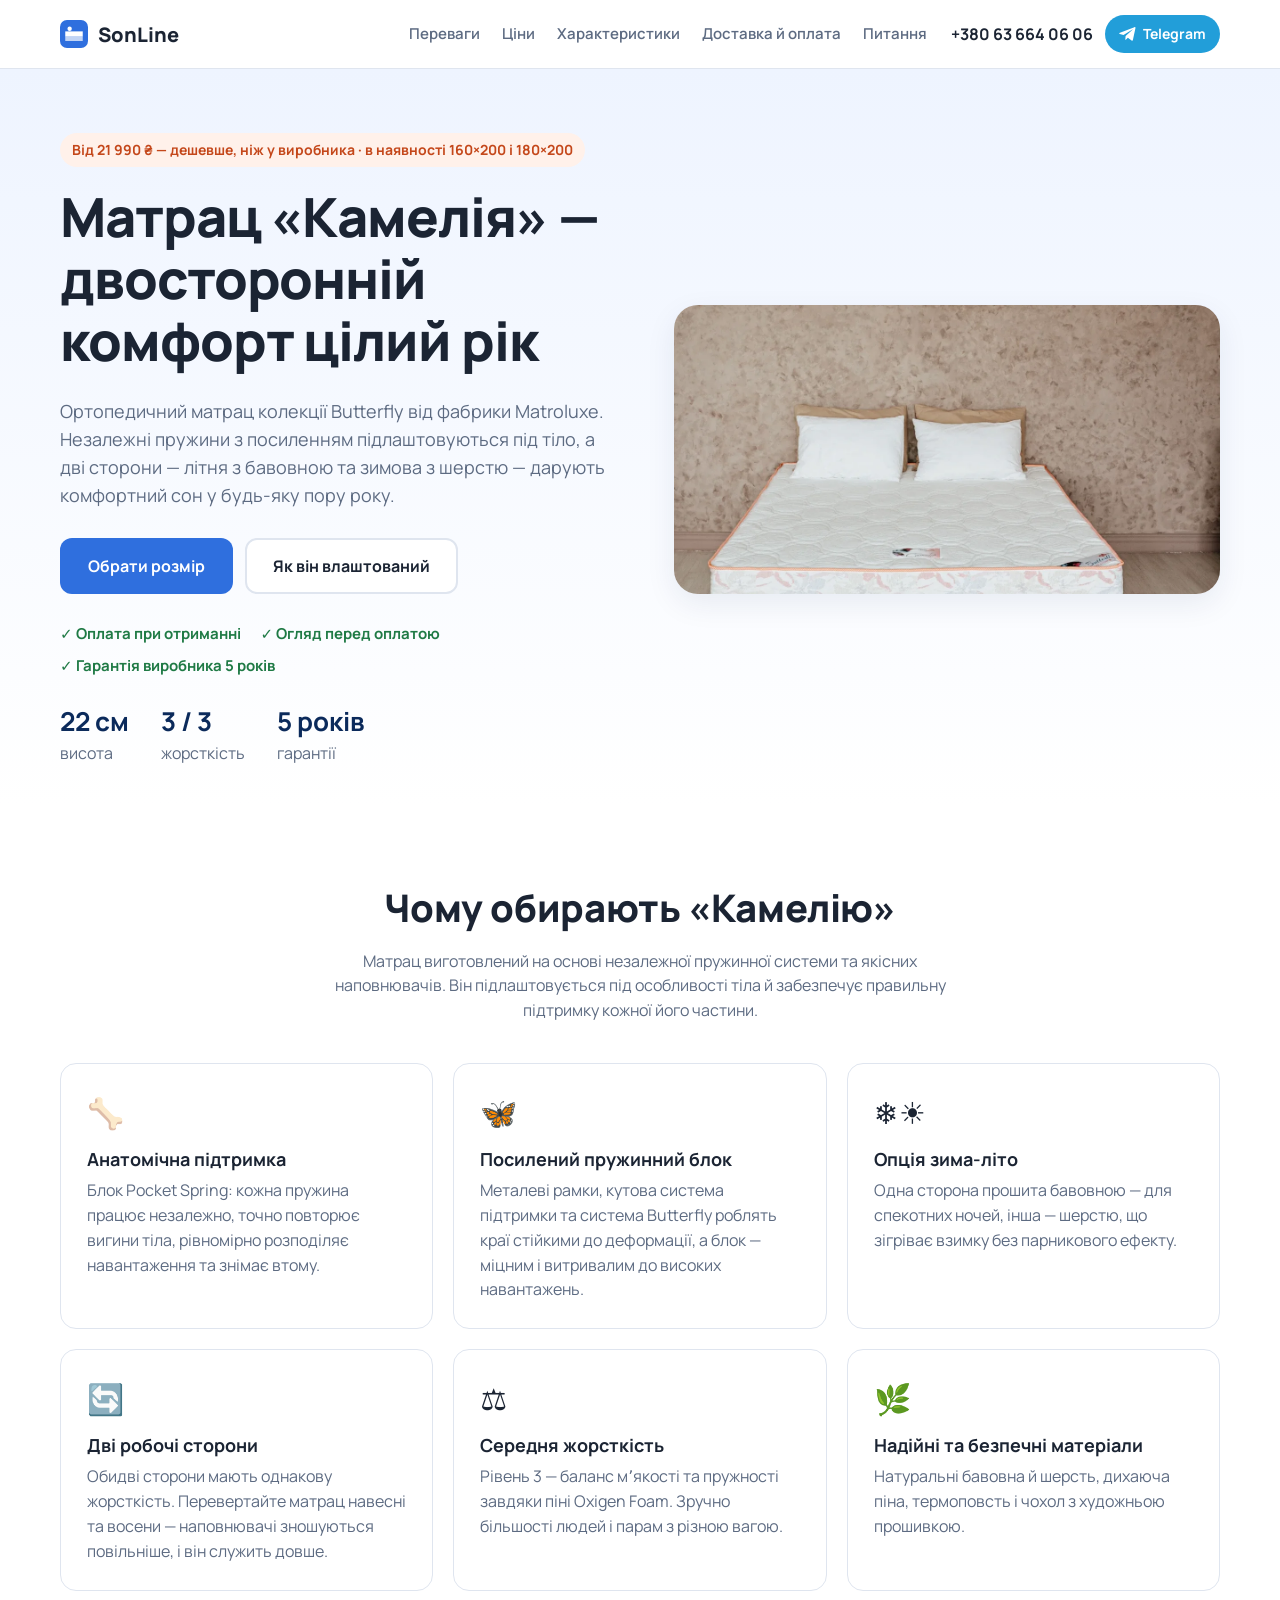
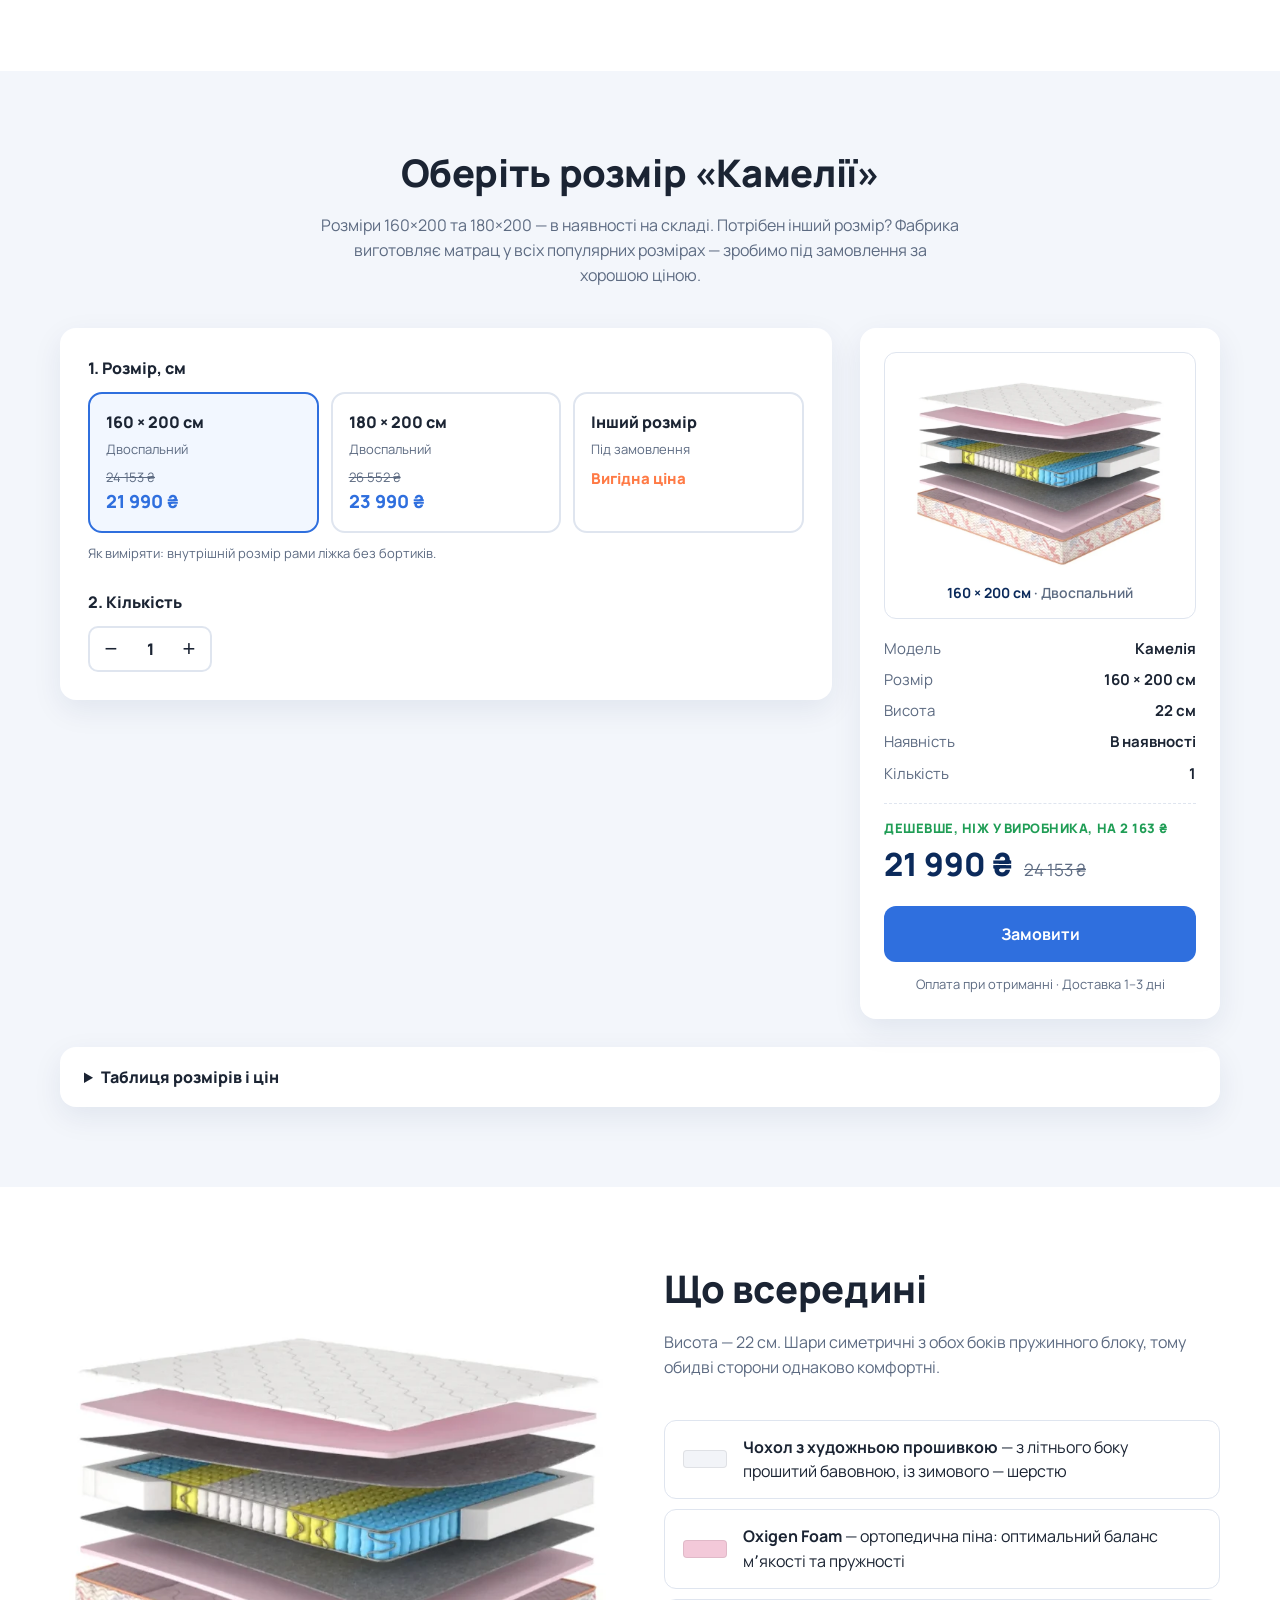
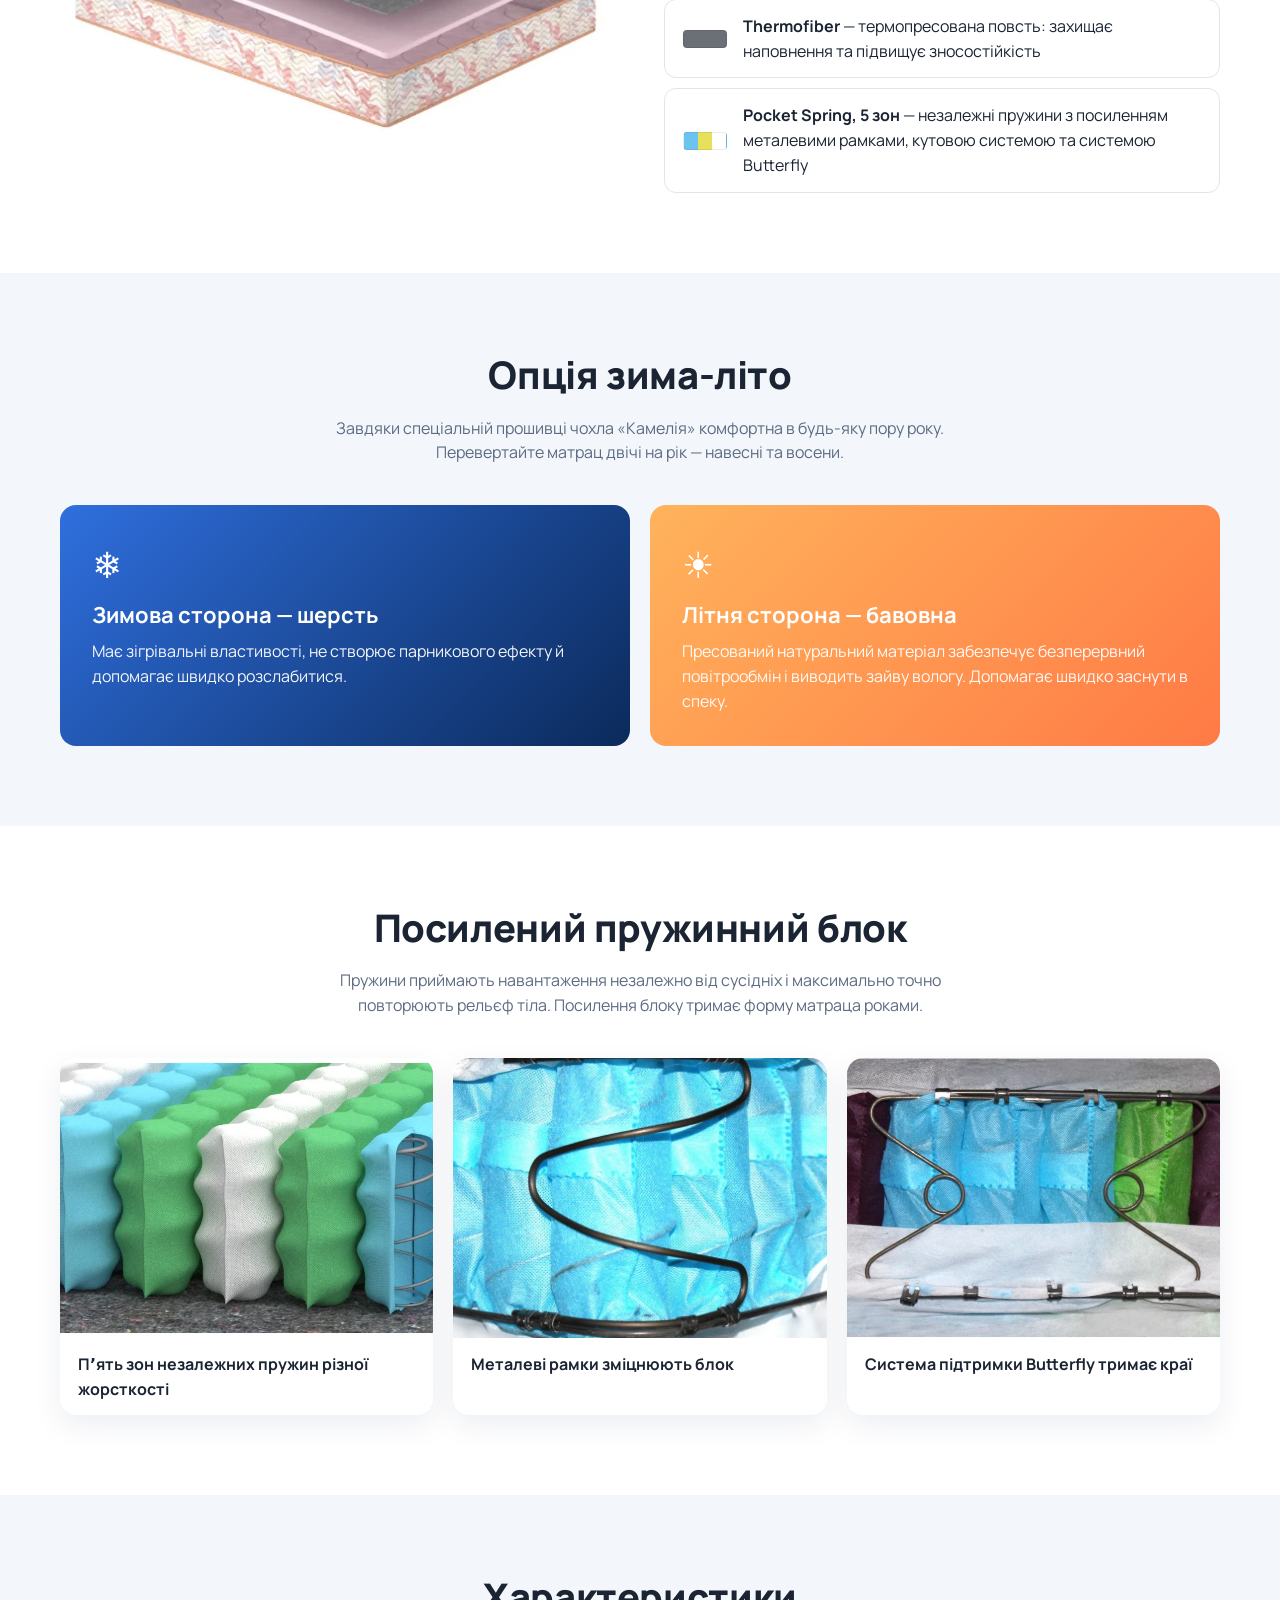
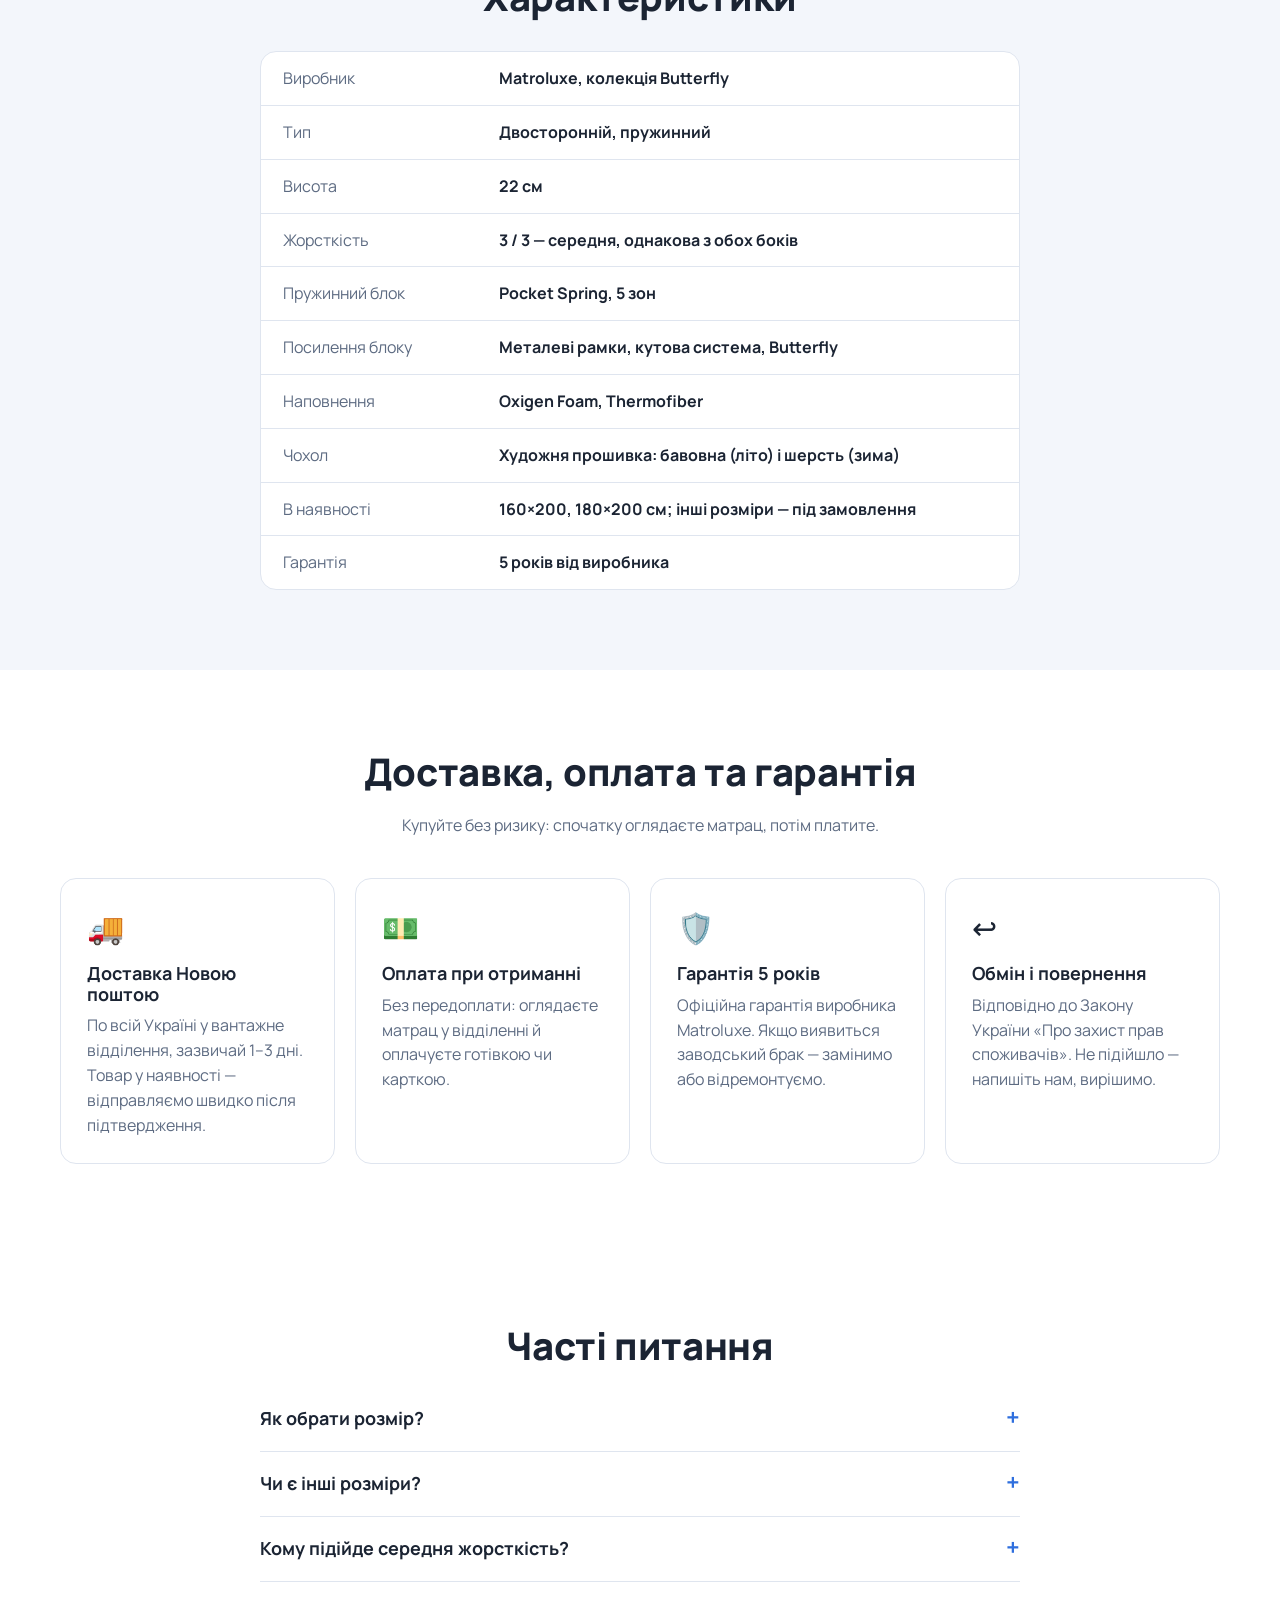
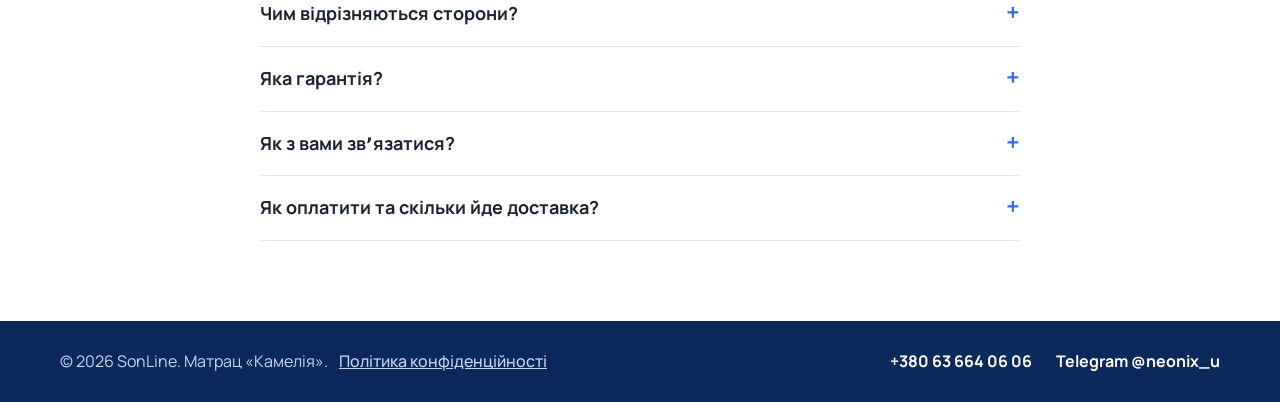
<file: index.html>
<!doctype html>
<html lang="uk">
<head>
  <meta charset="utf-8">
  <meta name="viewport" content="width=device-width, initial-scale=1">
  <title>Матрац «Камелія» двосторонній</title>
  <meta name="description" content="Двосторонній ортопедичний матрац «Камелія» (Camelia) колекції Butterfly від Matroluxe: 5-зонний блок незалежних пружин з посиленням, середня жорсткість 3/3, ефект зима-літо. Висота 22 см, в наявності 160×200 і 180×200, інші розміри під замовлення. Гарантія 5 років.">
  <link rel="icon" href="assets/favicon.svg" type="image/svg+xml">
  <link rel="preconnect" href="https://fonts.googleapis.com">
  <link rel="preconnect" href="https://fonts.gstatic.com" crossorigin>
  <link href="https://fonts.googleapis.com/css2?family=Manrope:wght@400;500;600;700;800&display=swap" rel="stylesheet">
  <link rel="stylesheet" href="styles.css?v=20261018">
  <link rel="canonical" href="https://sonline.lumex-ua.com/">
  <meta name="theme-color" content="#2f6fde">
  <meta property="og:type" content="product">
  <meta property="og:locale" content="uk_UA">
  <meta property="og:site_name" content="SonLine">
  <meta property="og:title" content="Матрац «Камелія» двосторонній — від 21 990 ₴">
  <meta property="og:description" content="Ортопедичний матрац Matroluxe Butterfly: 5 зон пружин, зима-літо, 22 см. В наявності 160×200 і 180×200. Дешевше, ніж у виробника. Оплата при отриманні.">
  <meta property="og:url" content="https://sonline.lumex-ua.com/">
  <meta property="og:image" content="https://sonline.lumex-ua.com/assets/camelia-room.webp">
  <script type="application/ld+json">
  {
    "@context": "https://schema.org",
    "@type": "Product",
    "name": "Матрац Camelia / Камелія двосторонній",
    "description": "Двосторонній ортопедичний матрац колекції Butterfly: блок незалежних пружин Pocket Spring 5 зон з посиленням, Oxigen Foam, Thermofiber, опція зима-літо. Висота 22 см, жорсткість 3/3.",
    "brand": { "@type": "Brand", "name": "Matroluxe" },
    "image": ["https://sonline.lumex-ua.com/assets/camelia-room.webp", "https://sonline.lumex-ua.com/assets/camelia-layers.webp"],
    "offers": {
      "@type": "AggregateOffer",
      "priceCurrency": "UAH",
      "lowPrice": "21990",
      "highPrice": "23990",
      "offerCount": "2",
      "availability": "https://schema.org/InStock",
      "url": "https://sonline.lumex-ua.com/"
    }
  }
  </script>
</head>
<body>
  <header class="header">
    <div class="container header__inner">
      <a href="#" class="logo">
        <img src="assets/favicon.svg" alt="" width="28" height="28">
        <span>SonLine</span>
      </a>
      <nav class="nav" id="nav">
        <a href="#benefits">Переваги</a>
        <a href="#configurator">Ціни</a>
        <a href="#specs">Характеристики</a>
        <a href="#delivery">Доставка й оплата</a>
        <a href="#faq">Питання</a>
      </nav>
      <div class="header__contacts">
        <a href="tel:+380636640606" class="header__phone" aria-label="Подзвонити +380 63 664 06 06"><span class="header__phone-icon" aria-hidden="true">📞</span><span class="header__phone-text">+380 63 664 06 06</span></a>
        <a href="https://t.me/neonix_u" class="tg-btn" target="_blank" rel="noopener" aria-label="Написати в Telegram"><svg viewBox="0 0 24 24" width="18" height="18" aria-hidden="true"><path fill="currentColor" d="M21.9 4.3 18.6 19.8c-.2 1.1-.9 1.4-1.8.9l-5-3.7-2.4 2.3c-.3.3-.5.5-1 .5l.4-5.1 9.2-8.3c.4-.4-.1-.6-.6-.2L6 13.4 1.1 11.9c-1.1-.3-1.1-1.1.2-1.6L20.5 2.9c.9-.3 1.7.2 1.4 1.4z"/></svg><span>Telegram</span></a>
      </div>
      <button class="burger" id="burger" aria-label="Меню" aria-expanded="false" aria-controls="nav"><span></span></button>
    </div>
  </header>

  <main>
    <!-- HERO -->
    <section class="hero">
      <div class="container hero__inner">
        <div class="hero__text">
          <span class="badge">Від 21 990 ₴ — дешевше, ніж у виробника · в наявності 160×200 і 180×200</span>
          <h1>Матрац «Камелія» — <br>двосторонній комфорт цілий рік</h1>
          <p class="lead">Ортопедичний матрац колекції Butterfly від фабрики Matroluxe. Незалежні пружини з посиленням підлаштовуються під тіло, а дві сторони — літня з бавовною та зимова з шерстю — дарують комфортний сон у будь-яку пору року.</p>
          <div class="hero__actions">
            <a href="#configurator" class="btn btn--primary">Обрати розмір</a>
            <a href="#layers" class="btn btn--ghost">Як він влаштований</a>
          </div>
          <ul class="trust">
            <li>✓ Оплата при отриманні</li>
            <li>✓ Огляд перед оплатою</li>
            <li>✓ Гарантія виробника 5 років</li>
          </ul>
          <ul class="hero__facts">
            <li><strong>22 см</strong> висота</li>
            <li><strong>3 / 3</strong> жорсткість</li>
            <li><strong>5 років</strong> гарантії</li>
          </ul>
        </div>
        <div class="hero__visual">
          <img src="assets/camelia-room.webp" width="1228" height="648" alt="Матрац «Камелія» на двоспальному ліжку" fetchpriority="high">
        </div>
      </div>
    </section>

    <!-- BENEFITS -->
    <section class="section" id="benefits">
      <div class="container">
        <h2 class="section__title">Чому обирають «Камелію»</h2>
        <p class="section__subtitle">Матрац виготовлений на основі незалежної пружинної системи та якісних наповнювачів. Він підлаштовується під особливості тіла й забезпечує правильну підтримку кожної його частини.</p>
        <div class="grid grid--3">
          <article class="card">
            <div class="card__icon">🦴</div>
            <h3>Анатомічна підтримка</h3>
            <p>Блок Pocket Spring: кожна пружина працює незалежно, точно повторює вигини тіла, рівномірно розподіляє навантаження та знімає втому.</p>
          </article>
          <article class="card">
            <div class="card__icon">🦋</div>
            <h3>Посилений пружинний блок</h3>
            <p>Металеві рамки, кутова система підтримки та система Butterfly роблять краї стійкими до деформації, а блок — міцним і витривалим до високих навантажень.</p>
          </article>
          <article class="card">
            <div class="card__icon">❄️☀️</div>
            <h3>Опція зима-літо</h3>
            <p>Одна сторона прошита бавовною — для спекотних ночей, інша — шерстю, що зігріває взимку без парникового ефекту.</p>
          </article>
          <article class="card">
            <div class="card__icon">🔄</div>
            <h3>Дві робочі сторони</h3>
            <p>Обидві сторони мають однакову жорсткість. Перевертайте матрац навесні та восени — наповнювачі зношуються повільніше, і він служить довше.</p>
          </article>
          <article class="card">
            <div class="card__icon">⚖️</div>
            <h3>Середня жорсткість</h3>
            <p>Рівень 3 — баланс мʼякості та пружності завдяки піні Oxigen Foam. Зручно більшості людей і парам з різною вагою.</p>
          </article>
          <article class="card">
            <div class="card__icon">🌿</div>
            <h3>Надійні та безпечні матеріали</h3>
            <p>Натуральні бавовна й шерсть, дихаюча піна, термоповсть і чохол з художньою прошивкою.</p>
          </article>
        </div>
      </div>
    </section>

    <!-- CONFIGURATOR -->
    <section class="section section--tinted" id="configurator">
      <div class="container">
        <h2 class="section__title">Оберіть розмір «Камелії»</h2>
        <p class="section__subtitle">Розміри 160×200 та 180×200 — в наявності на складі. Потрібен інший розмір? Фабрика виготовляє матрац у всіх популярних розмірах — зробимо під замовлення за хорошою ціною.</p>

        <div class="configurator">
          <div class="configurator__options">
            <fieldset class="field">
              <legend>1. Розмір, см</legend>
              <div class="sizes" id="sizes"></div>
              <div class="custom-size" id="customSize" hidden>
                <label>Ширина, см
                  <input type="number" id="customW" min="60" max="220" step="1" value="150" inputmode="numeric">
                </label>
                <span class="custom-size__x">×</span>
                <label>Довжина, см
                  <input type="number" id="customL" min="160" max="220" step="1" value="200" inputmode="numeric">
                </label>
                <p class="hint">Виготовимо матрац під ваше ліжко. Менеджер звʼяжеться, назве ціну та термін виготовлення.</p>
              </div>
              <p class="hint">Як виміряти: внутрішній розмір рами ліжка без бортиків.</p>
            </fieldset>

            <fieldset class="field">
              <legend>2. Кількість</legend>
              <div class="qty">
                <button type="button" class="qty__btn" id="qtyMinus" aria-label="Менше">−</button>
                <output id="qty">1</output>
                <button type="button" class="qty__btn" id="qtyPlus" aria-label="Більше">+</button>
              </div>
            </fieldset>
          </div>

          <aside class="summary" aria-live="polite">
            <div class="summary__preview">
              <img src="assets/camelia-layers.webp" width="750" height="575" alt="Матрац «Камелія» в розрізі">
              <p class="summary__caption"><b id="bedLabel">160 × 200 см</b> · <span id="bedCaption">Двоспальний</span></p>
            </div>
            <dl class="summary__list">
              <div><dt>Модель</dt><dd id="sumModel">—</dd></div>
              <div><dt>Розмір</dt><dd id="sumSize">—</dd></div>
              <div><dt>Висота</dt><dd id="sumHeight">—</dd></div>
              <div><dt>Наявність</dt><dd id="sumStock">—</dd></div>
              <div><dt>Кількість</dt><dd id="sumQty">1</dd></div>
            </dl>
            <div class="summary__price">
              <span class="price-label" id="priceLabel">Ціна</span>
              <div class="price-row"><span class="price" id="price"></span><s class="price-old" id="priceOld"></s></div>
            </div>
            <button type="button" class="btn btn--primary btn--block" id="orderBtn">Замовити</button>
            <p class="summary__note" id="summaryNote">Оплата при отриманні · Доставка 1–3 дні</p>
          </aside>
        </div>

        <details class="size-table">
          <summary>Таблиця розмірів і цін</summary>
          <div class="table-wrap">
            <table id="priceTable"></table>
          </div>
        </details>
      </div>
    </section>

    <!-- LAYERS -->
    <section class="section" id="layers">
      <div class="container layers">
        <img class="layers__img" src="assets/camelia-layers.webp" width="750" height="575" loading="lazy" alt="Будова матраца «Камелія» в розрізі: однакові шари з обох боків пружинного блоку">
        <div>
          <h2 class="section__title section__title--left">Що всередині</h2>
          <p class="section__subtitle section__subtitle--left">Висота — 22 см. Шари симетричні з обох боків пружинного блоку, тому обидві сторони однаково комфортні.</p>
          <ol class="layer-list">
            <li><span class="layer-list__swatch" style="--c:#f2f4f8"></span><div><b>Чохол з художньою прошивкою</b> — з літнього боку прошитий бавовною, із зимового — шерстю</div></li>
            <li><span class="layer-list__swatch" style="--c:#f3c9d9"></span><div><b>Oxigen Foam</b> — ортопедична піна: оптимальний баланс мʼякості та пружності</div></li>
            <li><span class="layer-list__swatch" style="--c:#6b6f76"></span><div><b>Thermofiber</b> — термопресована повсть: захищає наповнення та підвищує зносостійкість</div></li>
            <li><span class="layer-list__swatch" style="--c:linear-gradient(90deg,#6cc3f0 0 33%,#e6e05a 33% 66%,#fff 66%)"></span><div><b>Pocket Spring, 5 зон</b> — незалежні пружини з посиленням металевими рамками, кутовою системою та системою Butterfly</div></li>
          </ol>
        </div>
      </div>
    </section>

    <!-- SEASONS -->
    <section class="section section--tinted" id="seasons">
      <div class="container">
        <h2 class="section__title">Опція зима-літо</h2>
        <p class="section__subtitle">Завдяки спеціальній прошивці чохла «Камелія» комфортна в будь-яку пору року. Перевертайте матрац двічі на рік — навесні та восени.</p>
        <div class="seasons">
          <article class="season season--winter">
            <span class="season__icon">❄️</span>
            <h3>Зимова сторона — шерсть</h3>
            <p>Має зігрівальні властивості, не створює парникового ефекту й допомагає швидко розслабитися.</p>
          </article>
          <article class="season season--summer">
            <span class="season__icon">☀️</span>
            <h3>Літня сторона — бавовна</h3>
            <p>Пресований натуральний матеріал забезпечує безперервний повітрообмін і виводить зайву вологу. Допомагає швидко заснути в спеку.</p>
          </article>
        </div>
      </div>
    </section>

    <!-- GALLERY -->
    <section class="section" id="springs">
      <div class="container">
        <h2 class="section__title">Посилений пружинний блок</h2>
        <p class="section__subtitle">Пружини приймають навантаження незалежно від сусідніх і максимально точно повторюють рельєф тіла. Посилення блоку тримає форму матраца роками.</p>
        <div class="grid grid--3 gallery">
          <figure>
            <img src="assets/butterfly-springs.webp" width="800" height="520" loading="lazy" alt="Незалежні пружини в окремих чохлах різних кольорів">
            <figcaption>Пʼять зон незалежних пружин різної жорсткості</figcaption>
          </figure>
          <figure>
            <img src="assets/butterfly-frame.webp" width="756" height="567" loading="lazy" alt="Металева рамка посилення пружинного блоку">
            <figcaption>Металеві рамки зміцнюють блок</figcaption>
          </figure>
          <figure>
            <img src="assets/butterfly-perimeter.webp" width="800" height="560" loading="lazy" alt="Система підтримки Butterfly по краю пружинного блоку">
            <figcaption>Система підтримки Butterfly тримає краї</figcaption>
          </figure>
        </div>
      </div>
    </section>

    <!-- SPECS -->
    <section class="section section--tinted" id="specs">
      <div class="container container--narrow">
        <h2 class="section__title">Характеристики</h2>
        <dl class="specs">
          <div><dt>Виробник</dt><dd>Matroluxe, колекція Butterfly</dd></div>
          <div><dt>Тип</dt><dd>Двосторонній, пружинний</dd></div>
          <div><dt>Висота</dt><dd>22 см</dd></div>
          <div><dt>Жорсткість</dt><dd>3 / 3 — середня, однакова з обох боків</dd></div>
          <div><dt>Пружинний блок</dt><dd>Pocket Spring, 5 зон</dd></div>
          <div><dt>Посилення блоку</dt><dd>Металеві рамки, кутова система, Butterfly</dd></div>
          <div><dt>Наповнення</dt><dd>Oxigen Foam, Thermofiber</dd></div>
          <div><dt>Чохол</dt><dd>Художня прошивка: бавовна (літо) і шерсть (зима)</dd></div>
          <div><dt>В наявності</dt><dd>160×200, 180×200 см; інші розміри — під замовлення</dd></div>
          <div><dt>Гарантія</dt><dd>5 років від виробника</dd></div>
        </dl>
      </div>
    </section>

    <!-- DELIVERY -->
    <section class="section" id="delivery">
      <div class="container">
        <h2 class="section__title">Доставка, оплата та гарантія</h2>
        <p class="section__subtitle">Купуйте без ризику: спочатку оглядаєте матрац, потім платите.</p>
        <div class="grid grid--4">
          <article class="card">
            <div class="card__icon">🚚</div>
            <h3>Доставка Новою поштою</h3>
            <p>По всій Україні у вантажне відділення, зазвичай 1–3 дні. Товар у наявності — відправляємо швидко після підтвердження.</p>
          </article>
          <article class="card">
            <div class="card__icon">💵</div>
            <h3>Оплата при отриманні</h3>
            <p>Без передоплати: оглядаєте матрац у відділенні й оплачуєте готівкою чи карткою.</p>
          </article>
          <article class="card">
            <div class="card__icon">🛡️</div>
            <h3>Гарантія 5 років</h3>
            <p>Офіційна гарантія виробника Matroluxe. Якщо виявиться заводський брак — замінимо або відремонтуємо.</p>
          </article>
          <article class="card">
            <div class="card__icon">↩️</div>
            <h3>Обмін і повернення</h3>
            <p>Відповідно до Закону України «Про захист прав споживачів». Не підійшло — напишіть нам, вирішимо.</p>
          </article>
        </div>
      </div>
    </section>

    <!-- FAQ -->
    <section class="section" id="faq">
      <div class="container container--narrow">
        <h2 class="section__title">Часті питання</h2>
        <details class="faq"><summary>Як обрати розмір?</summary><p>Виміряйте внутрішній розмір рами ліжка (без бортиків). Матрац має бути такого ж розміру або на 1 см менший. 160×200 та 180×200 — для двоспальних ліжок.</p></details>
        <details class="faq"><summary>Чи є інші розміри?</summary><p>Так. Фабрика виготовляє «Камелію» у всіх популярних розмірах — для односпальних, півтораспальних і двоспальних ліжок. Оберіть «Інший розмір» у калькуляторі, і менеджер розрахує вартість і термін виготовлення.</p></details>
        <details class="faq"><summary>Кому підійде середня жорсткість?</summary><p>Людям середньої статури віком від 25 років без захворювань хребта, підліткам, а також парам з великою різницею у вазі.</p></details>
        <details class="faq"><summary>Чим відрізняються сторони?</summary><p>Жорсткість однакова, різниця — у прошивці чохла: літня сторона з бавовною краще провітрюється, зимова з шерстю зігріває. Перевертайте матрац навесні та восени.</p></details>
        <details class="faq"><summary>Яка гарантія?</summary><p>5 років гарантії від виробника Matroluxe.</p></details>
        <details class="faq"><summary>Як з вами звʼязатися?</summary><p>Телефонуйте <a href="tel:+380636640606">+380 63 664 06 06</a> або пишіть у Telegram <a href="https://t.me/neonix_u" target="_blank" rel="noopener">@neonix_u</a> — підкажемо з розміром і оформимо замовлення.</p></details>
        <details class="faq"><summary>Як оплатити та скільки йде доставка?</summary><p>Оплата при отриманні у відділенні Нової пошти. Доставляємо в будь-яке місто України, зазвичай за 1–3 дні.</p></details>
      </div>
    </section>
  </main>

  <footer class="footer">
    <div class="container footer__inner">
      <span>© <span id="year"></span> SonLine. Матрац «Камелія». <a href="privacy.html" class="footer__link">Політика конфіденційності</a></span>
      <div class="footer__contacts">
        <a href="tel:+380636640606">+380 63 664 06 06</a>
        <a href="https://t.me/neonix_u" target="_blank" rel="noopener">Telegram @neonix_u</a>
      </div>
    </div>
  </footer>

  <!-- MOBILE CTA -->
  <div class="sticky-cta" id="stickyCta">
    <div>
      <b>«Камелія» від 21 990 ₴</b>
      <span>Оплата при отриманні</span>
    </div>
    <a href="#configurator" class="btn btn--primary">Замовити</a>
  </div>

  <!-- ORDER MODAL -->
  <dialog class="modal" id="orderModal">
    <form class="modal__form" id="orderForm" novalidate>
      <button type="button" class="modal__close" id="modalClose" aria-label="Закрити">×</button>
      <h3>Оформлення замовлення</h3>
      <p class="modal__order" id="modalOrder"></p>
      <label>Ім'я
        <input name="name" required autocomplete="name" placeholder="Ваше ім'я">
        <span class="error" data-for="name">Вкажіть ім'я</span>
      </label>
      <label>Телефон
        <input name="phone" type="tel" required autocomplete="tel" placeholder="+380 __ ___ __ __">
        <span class="error" data-for="phone">Вкажіть коректний номер</span>
      </label>
      <fieldset class="np">
        <legend>Доставка Новою поштою</legend>
        <div class="combo">
          <label for="npCity">Місто</label>
          <input id="npCity" name="city" autocomplete="off" placeholder="Почніть вводити назву міста"
                 role="combobox" aria-autocomplete="list" aria-expanded="false" aria-controls="npCityList">
          <ul class="combo__list" id="npCityList" role="listbox" hidden></ul>
          <span class="error" data-for="city">Оберіть місто зі списку</span>
        </div>
        <div class="combo">
          <label for="npWh">Відділення</label>
          <input id="npWh" name="warehouse" autocomplete="off" placeholder="Спочатку оберіть місто" disabled
                 role="combobox" aria-autocomplete="list" aria-expanded="false" aria-controls="npWhList">
          <ul class="combo__list" id="npWhList" role="listbox" hidden></ul>
          <span class="error" data-for="warehouse">Оберіть відділення зі списку</span>
          <span class="combo__note" id="npWhNote"></span>
        </div>
      </fieldset>
      <label>Коментар
        <textarea name="comment" rows="2" placeholder="Зручний час дзвінка, побажання"></textarea>
      </label>
      <input class="hp" name="website" tabindex="-1" autocomplete="off" aria-hidden="true">
      <button type="submit" class="btn btn--primary btn--block">Підтвердити замовлення</button>
      <p class="modal__note">Менеджер передзвонить протягом 15 хвилин для підтвердження. Натискаючи кнопку, ви погоджуєтесь з <a href="privacy.html" target="_blank">політикою конфіденційності</a>.</p>
    </form>
    <div class="modal__success" id="orderSuccess" hidden>
      <div class="modal__check">✓</div>
      <h3>Дякуємо за замовлення!</h3>
      <p>Ми зв'яжемося з вами найближчим часом.</p>
      <button type="button" class="btn btn--primary" id="successClose">Добре</button>
    </div>
  </dialog>

  <script src="script.js?v=20261018"></script>
</body>
</html>
</file>
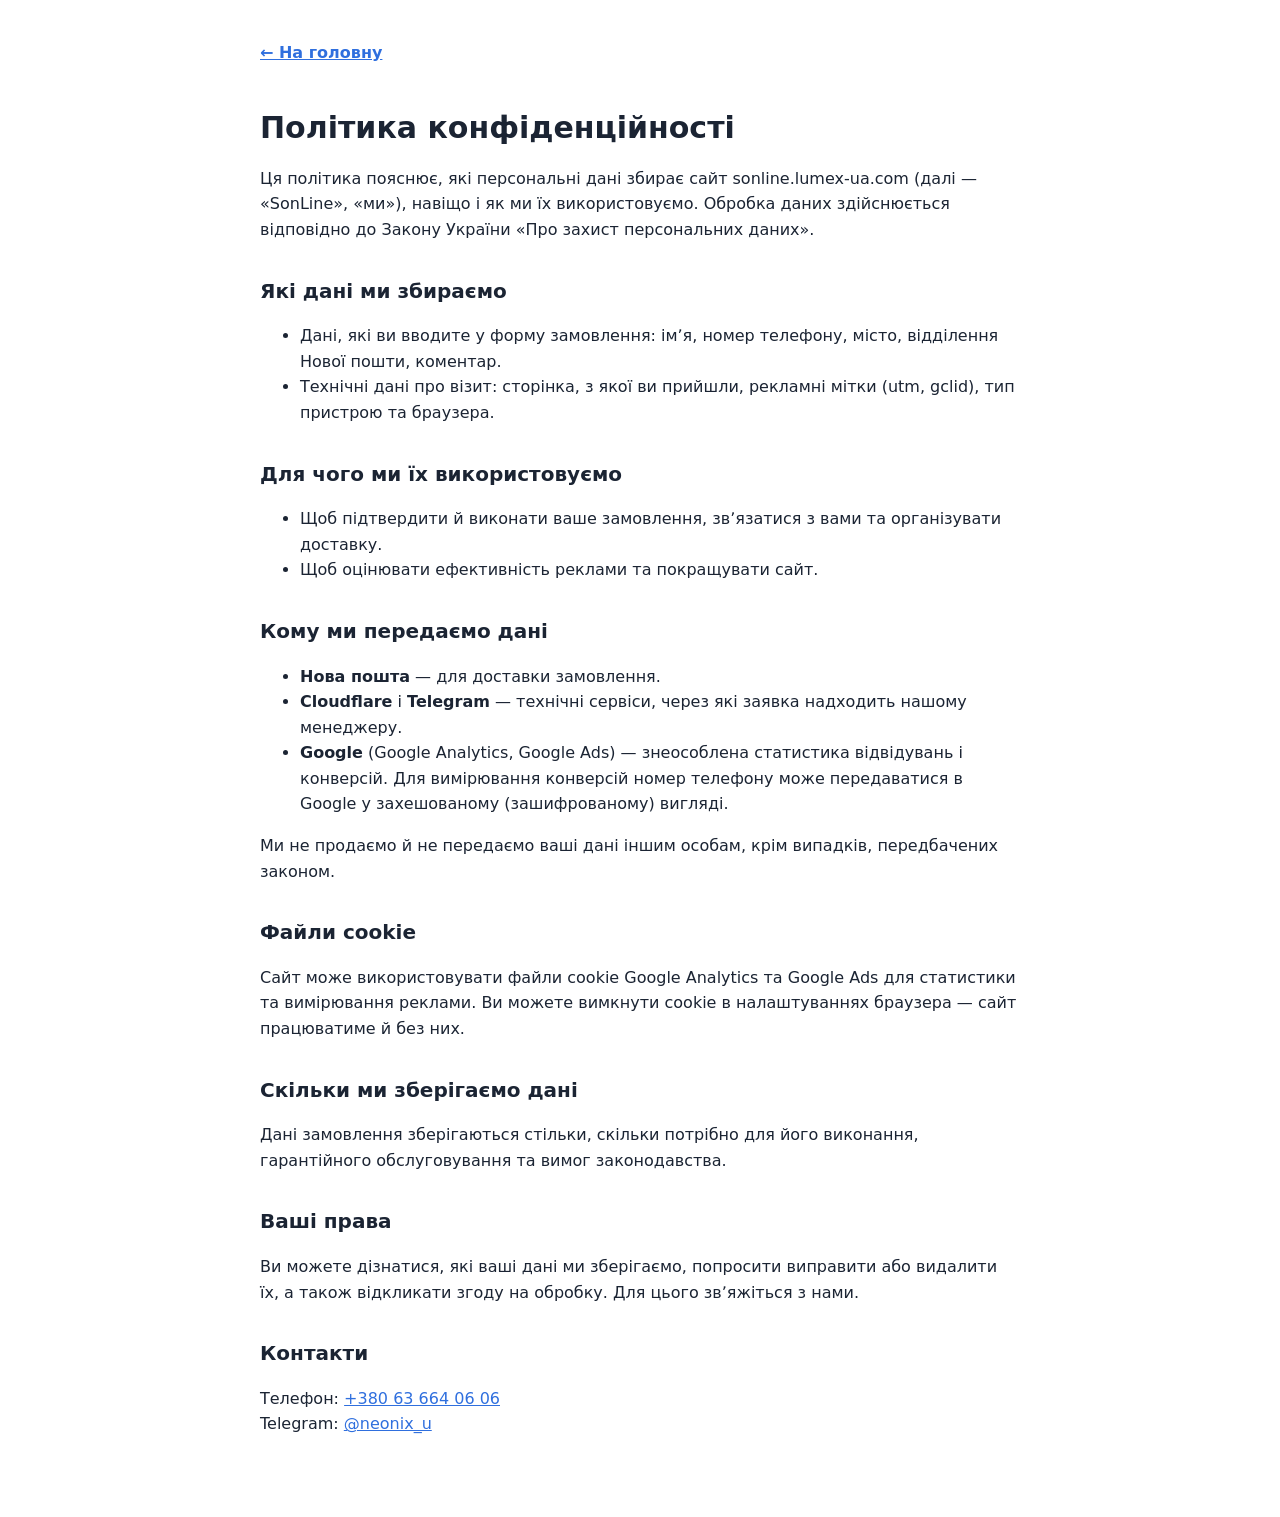
<file: privacy.html>
<!doctype html>
<html lang="uk">
<head>
  <meta charset="utf-8">
  <meta name="viewport" content="width=device-width, initial-scale=1">
  <title>Політика конфіденційності — SonLine</title>
  <meta name="robots" content="noindex, follow">
  <link rel="icon" href="assets/favicon.svg" type="image/svg+xml">
  <style>
    body { margin: 0; font-family: system-ui, -apple-system, "Segoe UI", sans-serif; color: #1b2433; background: #fff; line-height: 1.6; }
    main { width: min(760px, 100% - 32px); margin: 0 auto; padding: 40px 0 64px; }
    h1 { font-size: 30px; line-height: 1.2; }
    h2 { font-size: 20px; margin-top: 32px; }
    a { color: #2f6fde; }
    .back { display: inline-block; margin-bottom: 24px; font-weight: 600; }
  </style>
</head>
<body>
  <main>
    <a class="back" href="./">← На головну</a>
    <h1>Політика конфіденційності</h1>
    <p>Ця політика пояснює, які персональні дані збирає сайт sonline.lumex-ua.com (далі — «SonLine», «ми»), навіщо і як ми їх використовуємо. Обробка даних здійснюється відповідно до Закону України «Про захист персональних даних».</p>

    <h2>Які дані ми збираємо</h2>
    <ul>
      <li>Дані, які ви вводите у форму замовлення: імʼя, номер телефону, місто, відділення Нової пошти, коментар.</li>
      <li>Технічні дані про візит: сторінка, з якої ви прийшли, рекламні мітки (utm, gclid), тип пристрою та браузера.</li>
    </ul>

    <h2>Для чого ми їх використовуємо</h2>
    <ul>
      <li>Щоб підтвердити й виконати ваше замовлення, звʼязатися з вами та організувати доставку.</li>
      <li>Щоб оцінювати ефективність реклами та покращувати сайт.</li>
    </ul>

    <h2>Кому ми передаємо дані</h2>
    <ul>
      <li><b>Нова пошта</b> — для доставки замовлення.</li>
      <li><b>Cloudflare</b> і <b>Telegram</b> — технічні сервіси, через які заявка надходить нашому менеджеру.</li>
      <li><b>Google</b> (Google Analytics, Google Ads) — знеособлена статистика відвідувань і конверсій. Для вимірювання конверсій номер телефону може передаватися в Google у захешованому (зашифрованому) вигляді.</li>
    </ul>
    <p>Ми не продаємо й не передаємо ваші дані іншим особам, крім випадків, передбачених законом.</p>

    <h2>Файли cookie</h2>
    <p>Сайт може використовувати файли cookie Google Analytics та Google Ads для статистики та вимірювання реклами. Ви можете вимкнути cookie в налаштуваннях браузера — сайт працюватиме й без них.</p>

    <h2>Скільки ми зберігаємо дані</h2>
    <p>Дані замовлення зберігаються стільки, скільки потрібно для його виконання, гарантійного обслуговування та вимог законодавства.</p>

    <h2>Ваші права</h2>
    <p>Ви можете дізнатися, які ваші дані ми зберігаємо, попросити виправити або видалити їх, а також відкликати згоду на обробку. Для цього звʼяжіться з нами.</p>

    <h2>Контакти</h2>
    <p>Телефон: <a href="tel:+380636640606">+380 63 664 06 06</a><br>
       Telegram: <a href="https://t.me/neonix_u">@neonix_u</a></p>
  </main>
</body>
</html>
</file>
<file: styles.css>
:root {
  --blue: #2f6fde;
  --blue-dark: #1f56b8;
  --navy: #0b2a5b;
  --text: #1b2433;
  --muted: #5d6b82;
  --line: #dfe5ef;
  --bg: #ffffff;
  --tint: #f3f6fb;
  --accent: #ff7a45;
  --radius: 16px;
  --shadow: 0 10px 30px rgba(11, 42, 91, .08);
}

* { box-sizing: border-box; }
[hidden] { display: none !important; }
html { scroll-behavior: smooth; scroll-padding-top: 80px; }
body {
  margin: 0;
  font-family: "Manrope", system-ui, -apple-system, "Segoe UI", sans-serif;
  color: var(--text);
  background: var(--bg);
  line-height: 1.55;
  -webkit-font-smoothing: antialiased;
}
img, svg { display: block; max-width: 100%; }
a { color: inherit; }
h1, h2, h3 { line-height: 1.15; margin: 0 0 .5em; }

.container { width: min(1160px, 100% - 32px); margin-inline: auto; }
.container--narrow { width: min(760px, 100% - 32px); }

/* Buttons */
.btn {
  display: inline-flex; align-items: center; justify-content: center;
  padding: 14px 26px; border-radius: 12px; border: 2px solid transparent;
  font: inherit; font-weight: 700; text-decoration: none; cursor: pointer;
  transition: background .2s, transform .1s, border-color .2s;
}
.btn:active { transform: translateY(1px); }
.btn--primary { background: var(--blue); color: #fff; }
.btn--primary:hover { background: var(--blue-dark); }
.btn--ghost { border-color: var(--line); background: #fff; }
.btn--ghost:hover { border-color: var(--blue); }
.btn--block { width: 100%; }
:focus-visible { outline: 3px solid rgba(47, 111, 222, .45); outline-offset: 2px; }

/* Header */
.header {
  position: sticky; top: 0; z-index: 20;
  background: rgba(255, 255, 255, .92); backdrop-filter: blur(8px);
  border-bottom: 1px solid var(--line);
}
.header__inner { display: flex; align-items: center; gap: 24px; height: 68px; }
.logo { display: flex; align-items: center; gap: 10px; font-weight: 800; font-size: 20px; text-decoration: none; }
.nav { display: flex; gap: 22px; margin-left: auto; }
.nav a { text-decoration: none; color: var(--muted); font-weight: 600; font-size: 15px; }
.nav a:hover { color: var(--blue); }
.header__contacts { display: flex; align-items: center; gap: 12px; }
.header__phone { font-weight: 700; text-decoration: none; white-space: nowrap; display: inline-flex; align-items: center; gap: 6px; }
.header__phone-icon { display: none; }
.tg-btn { display: inline-flex; align-items: center; gap: 6px; padding: 8px 14px; border-radius: 999px; background: #229ed9; color: #fff; font-weight: 700; font-size: 14px; text-decoration: none; }
.tg-btn:hover { background: #1b8bc0; }
.burger { display: none; }

/* Hero */
.hero { background: linear-gradient(180deg, #eef4ff 0%, #fff 100%); padding: 64px 0 40px; }
.hero__inner { display: grid; grid-template-columns: 1.05fr 1fr; gap: 40px; align-items: center; }
.badge {
  display: inline-block; background: #fff1ea; color: #c4471a;
  font-weight: 700; font-size: 14px; padding: 6px 12px; border-radius: 999px; margin-bottom: 18px;
}
.hero h1 { font-size: clamp(32px, 4.6vw, 54px); font-weight: 800; letter-spacing: -.02em; }
.lead { font-size: 18px; color: var(--muted); max-width: 560px; }
.hero__actions { display: flex; flex-wrap: wrap; gap: 12px; margin: 28px 0; }
.hero__facts { display: flex; gap: 32px; list-style: none; padding: 0; margin: 0; color: var(--muted); }
.hero__facts strong { display: block; font-size: 26px; color: var(--navy); }
.hero__visual img { width: 100%; height: auto; aspect-ratio: auto; border-radius: 24px; box-shadow: var(--shadow); }

.trust { list-style: none; padding: 0; margin: 0 0 24px; display: flex; flex-wrap: wrap; gap: 8px 20px; color: #1f7a45; font-weight: 700; font-size: 15px; }

/* Sticky CTA (mobile) */
.sticky-cta { display: none; }
@media (max-width: 820px) {
  .sticky-cta {
    position: fixed; z-index: 30; left: 0; right: 0; bottom: 0;
    display: flex; align-items: center; justify-content: space-between; gap: 12px;
    padding: 10px 16px calc(10px + env(safe-area-inset-bottom));
    background: #fff; border-top: 1px solid var(--line); box-shadow: 0 -8px 24px rgba(11, 42, 91, .08);
    transform: translateY(110%); transition: transform .25s;
  }
  .sticky-cta.is-visible { transform: none; }
  .sticky-cta div { display: grid; line-height: 1.3; }
  .sticky-cta b { font-size: 15px; }
  .sticky-cta span { font-size: 12px; color: var(--muted); }
  .sticky-cta .btn { padding: 12px 22px; }
  .footer { padding-bottom: 96px; }
}

/* Sections */
.section { padding: 80px 0; }
.section--tinted { background: var(--tint); }
.section__title { font-size: clamp(26px, 3.2vw, 38px); text-align: center; font-weight: 800; letter-spacing: -.01em; }
.section__subtitle { text-align: center; color: var(--muted); margin: 0 auto 40px; max-width: 640px; }
.section__title--left, .section__subtitle--left { text-align: left; margin-left: 0; }

.grid { display: grid; gap: 20px; margin-top: 36px; }
.grid--4 { grid-template-columns: repeat(4, minmax(0, 1fr)); }
.grid--3 { grid-template-columns: repeat(3, minmax(0, 1fr)); }
#benefits .grid--3 { margin-top: 0; }
.card { background: #fff; border: 1px solid var(--line); border-radius: var(--radius); padding: 26px; }
.card__icon { font-size: 30px; margin-bottom: 12px; }
.card h3 { font-size: 18px; }
.card p { color: var(--muted); margin: 0; }

/* Configurator */
.configurator { display: grid; grid-template-columns: 1fr 360px; gap: 28px; align-items: start; }
.configurator__options { background: #fff; border-radius: var(--radius); padding: 28px; box-shadow: var(--shadow); }
.field { border: 0; padding: 0; margin: 0 0 26px; min-width: 0; }
.field:last-child { margin-bottom: 0; }
.field legend { font-weight: 800; margin-bottom: 12px; padding: 0; }

.sizes { display: grid; grid-template-columns: repeat(3, minmax(0, 1fr)); gap: 12px; margin-bottom: 10px; }
.model__old { display: block; margin-top: 8px; font-size: 13px; color: var(--muted); text-decoration: line-through; }
.model__old + .model__from { margin-top: 0; }
.model--custom { border-style: dashed; }
.model--custom .model__from { font-size: 15px; color: var(--accent); }
.model {
  position: relative; display: block; cursor: pointer;
  border: 2px solid var(--line); border-radius: 14px; padding: 16px; transition: border-color .2s, background .2s;
}

.model:hover { border-color: #b8c8e6; }
.model:has(input:checked) { border-color: var(--blue); background: #f2f7ff; }
.model:has(input:focus-visible) { outline: 3px solid rgba(47, 111, 222, .45); outline-offset: 2px; }
.model__name { font-weight: 800; display: block; }
.model__meta { font-size: 13px; color: var(--muted); display: block; margin-top: 4px; }
.model__from { font-weight: 800; color: var(--blue); display: block; margin-top: 8px; font-size: 18px; }
.model__tag {
  position: absolute; top: -10px; right: 10px; background: var(--accent); color: #fff;
  font-size: 11px; font-weight: 800; padding: 2px 8px; border-radius: 999px;
}

.chips { display: flex; flex-wrap: wrap; gap: 8px; }
.chip { position: relative; cursor: pointer; }
.chip input, .model input { position: absolute; inset: 0; width: 100%; height: 100%; margin: 0; opacity: 0; pointer-events: none; }
.chip span {
  display: inline-block; min-width: 56px; text-align: center;
  padding: 10px 14px; border: 2px solid var(--line); border-radius: 10px; font-weight: 700;
  transition: border-color .2s, background .2s, color .2s;
}
.chip:hover span { border-color: #b8c8e6; }
.chip input:checked + span { border-color: var(--blue); background: var(--blue); color: #fff; }
.chip input:focus-visible + span { outline: 3px solid rgba(47, 111, 222, .45); outline-offset: 2px; }
.chip input:disabled + span { opacity: .35; cursor: not-allowed; text-decoration: line-through; }
.chips.is-off { opacity: .4; pointer-events: none; }

.switch { display: inline-flex; align-items: center; gap: 10px; cursor: pointer; font-weight: 600; }
.switch input { width: 18px; height: 18px; accent-color: var(--blue); }
.custom-size { display: flex; flex-wrap: wrap; align-items: end; gap: 12px; margin-top: 14px; }
.custom-size label { display: grid; gap: 4px; font-size: 13px; color: var(--muted); font-weight: 600; }
.custom-size input { width: 110px; }
.custom-size__x { font-weight: 800; padding-bottom: 10px; }
.hint { width: 100%; margin: 0; font-size: 13px; color: var(--muted); }

input, textarea {
  font: inherit; color: var(--text); padding: 10px 12px;
  border: 2px solid var(--line); border-radius: 10px; background: #fff; width: 100%;
}
input:focus, textarea:focus { border-color: var(--blue); outline: none; }
input.is-invalid { border-color: #e04848; }

.qty { display: inline-flex; align-items: center; border: 2px solid var(--line); border-radius: 10px; }
.qty__btn { width: 42px; height: 42px; border: 0; background: none; font-size: 22px; cursor: pointer; color: var(--text); }
.qty output { min-width: 36px; text-align: center; font-weight: 800; }

.summary {
  position: sticky; top: 88px;
  background: #fff; border-radius: var(--radius); padding: 24px; box-shadow: var(--shadow);
}
.summary__preview { background: #fff; border: 1px solid var(--line); border-radius: 12px; padding: 20px 16px 14px; display: grid; justify-items: center; gap: 10px; }
.summary__preview img { width: 100%; max-width: 260px; height: auto; }
.summary__caption { margin: 0; font-size: 14px; color: var(--muted); font-weight: 600; }
.summary__caption b { color: var(--navy); }
.summary__list { margin: 18px 0; display: grid; gap: 8px; }
.summary__list div { display: flex; justify-content: space-between; gap: 12px; font-size: 15px; }
.summary__list dt { color: var(--muted); }
.summary__list dd { margin: 0; font-weight: 700; text-align: right; }
.summary__price { display: grid; gap: 2px; padding-top: 14px; border-top: 1px dashed var(--line); margin-bottom: 16px; }
.price { font-size: 32px; font-weight: 800; color: var(--navy); }
.price-row { display: flex; align-items: baseline; flex-wrap: wrap; gap: 4px 12px; }
.price-old { color: var(--muted); font-size: 17px; }
.price-label { font-size: 13px; font-weight: 800; color: #1f9d55; text-transform: uppercase; letter-spacing: .04em; }
.price--request { font-size: 26px; }
.summary__note { margin: 12px 0 0; font-size: 13px; color: var(--muted); text-align: center; }

.size-table { margin-top: 28px; background: #fff; border-radius: var(--radius); padding: 18px 24px; box-shadow: var(--shadow); }
.size-table summary { cursor: pointer; font-weight: 800; }
.table-wrap { overflow-x: auto; margin-top: 16px; }
.size-table table { width: 100%; border-collapse: collapse; font-size: 15px; min-width: 480px; }
.size-table th, .size-table td { padding: 10px 12px; border-bottom: 1px solid var(--line); text-align: right; white-space: nowrap; }
.size-table th:first-child, .size-table td:first-child { text-align: left; }
.size-table th { color: var(--muted); font-weight: 700; }
.size-table tbody tr { cursor: pointer; }
.size-table tbody tr:hover { background: var(--tint); }

/* Layers */
.layers { display: grid; grid-template-columns: 1fr 1fr; gap: 48px; align-items: center; }
.layers__img { width: 100%; height: auto; }
.layer-list { list-style: none; margin: 0; padding: 0; display: grid; gap: 10px; }
.layer-list li {
  display: flex; gap: 16px; align-items: center;
  background: #fff; border: 1px solid var(--line); border-radius: 12px; padding: 14px 18px;
}
.layer-list__swatch { flex: none; width: 44px; height: 18px; border-radius: 4px; background: var(--c); border: 1px solid rgba(0,0,0,.08); }

/* Seasons */
.seasons { display: grid; grid-template-columns: repeat(2, minmax(0, 1fr)); gap: 20px; }
.season { border-radius: var(--radius); padding: 32px; color: #fff; }
.season--winter { background: linear-gradient(135deg, #2f6fde, #0b2a5b); }
.season--summer { background: linear-gradient(135deg, #ffb35c, #ff7a45); }
.season__icon { font-size: 36px; display: block; margin-bottom: 10px; }
.season h3 { font-size: 22px; }
.season p { margin: 0; opacity: .95; }

/* Specs */
.specs { margin: 32px 0 0; background: #fff; border: 1px solid var(--line); border-radius: var(--radius); overflow: hidden; }
.specs div { display: grid; grid-template-columns: 200px 1fr; gap: 16px; padding: 14px 22px; border-top: 1px solid var(--line); }
.specs div:first-child { border-top: 0; }
.specs dt { color: var(--muted); }
.specs dd { margin: 0; font-weight: 700; }

/* Gallery */
.gallery figure { margin: 0; background: #fff; border-radius: var(--radius); overflow: hidden; box-shadow: var(--shadow); }
.gallery img { width: 100%; aspect-ratio: 4 / 3; object-fit: cover; height: auto; }
.gallery figcaption { padding: 14px 18px; font-weight: 700; }

/* Reviews */
.review { margin: 0; background: #fff; border-radius: var(--radius); padding: 24px; box-shadow: var(--shadow); }
.stars { color: #f5a623; letter-spacing: 2px; }
.review p { margin: 10px 0 14px; }
.review footer { color: var(--muted); font-weight: 700; font-size: 14px; }

/* FAQ */
.faq { border-bottom: 1px solid var(--line); padding: 18px 0; }
.faq summary { cursor: pointer; font-weight: 700; font-size: 18px; list-style: none; display: flex; justify-content: space-between; gap: 16px; }
.faq summary::-webkit-details-marker { display: none; }
.faq summary::after { content: "+"; font-size: 24px; line-height: 1; color: var(--blue); transition: transform .2s; }
.faq[open] summary::after { transform: rotate(45deg); }
.faq p { color: var(--muted); margin: 12px 0 0; }

/* Footer */
.footer { background: var(--navy); color: #c8d6f0; padding: 28px 0; }
.footer__inner { display: flex; justify-content: space-between; flex-wrap: wrap; gap: 12px; }
.footer a { text-decoration: none; font-weight: 700; color: #fff; }
.footer__link { color: #c8d6f0 !important; font-weight: 500 !important; text-decoration: underline !important; margin-left: 8px; }
.modal__note a { color: var(--blue); }
.footer__contacts { display: flex; flex-wrap: wrap; gap: 8px 24px; }
.faq a { color: var(--blue); font-weight: 700; }

/* Modal */
.modal { border: 0; border-radius: 20px; padding: 0; width: min(440px, 100% - 32px); box-shadow: 0 30px 80px rgba(11,42,91,.3); }
.modal::backdrop { background: rgba(11, 42, 91, .45); }
.modal__form, .modal__success { padding: 32px 28px 26px; display: grid; gap: 14px; position: relative; }
.modal__success { text-align: center; justify-items: center; }
.modal h3 { font-size: 22px; margin: 0; }
.modal label { display: grid; gap: 6px; font-weight: 600; font-size: 14px; }
.modal__order { margin: 0; background: var(--tint); padding: 10px 14px; border-radius: 10px; font-size: 14px; }
.modal__note { margin: 0; text-align: center; font-size: 13px; color: var(--muted); }
.modal__close { position: absolute; top: 10px; right: 14px; border: 0; background: none; font-size: 28px; cursor: pointer; color: var(--muted); }
.modal__check { width: 64px; height: 64px; border-radius: 50%; background: #e3f6ea; color: #1f9d55; font-size: 32px; display: grid; place-items: center; font-weight: 800; }
.np { border: 0; padding: 0; margin: 0; display: grid; gap: 14px; min-width: 0; }
.np legend { font-weight: 800; font-size: 15px; padding: 0; margin-bottom: 10px; }
.combo { position: relative; display: grid; gap: 6px; font-weight: 600; font-size: 14px; }
.combo input:disabled { background: var(--tint); cursor: not-allowed; }
.combo__list {
  position: absolute; z-index: 5; top: calc(100% - 2px); left: 0; right: 0;
  max-height: 240px; overflow-y: auto; margin: 0; padding: 4px; list-style: none;
  background: #fff; border: 2px solid var(--blue); border-radius: 10px; box-shadow: var(--shadow);
}
.combo__list li { padding: 9px 10px; border-radius: 6px; cursor: pointer; font-weight: 500; line-height: 1.35; }
.combo__list li[aria-selected="true"], .combo__list li:hover { background: #eaf1ff; }
.combo__list li.is-empty { color: var(--muted); cursor: default; background: none; }
.combo__note { font-size: 12px; color: var(--muted); font-weight: 500; }
.hp { position: absolute; left: -9999px; width: 1px; height: 1px; opacity: 0; }
.error { display: none; color: #e04848; font-size: 13px; font-weight: 600; }
.error.is-shown { display: block; }

/* Responsive */
@media (max-width: 1000px) {
  .sizes { grid-template-columns: repeat(3, minmax(0, 1fr)); }
  .grid--4 { grid-template-columns: repeat(2, 1fr); }
  .configurator { grid-template-columns: 1fr; }
  .summary { position: static; }
  .header__phone-text { display: none; }
  .header__phone-icon { display: inline; font-size: 20px; }
  .header__contacts { margin-left: auto; }
}
@media (max-width: 820px) {
  .hero__inner, .layers { grid-template-columns: 1fr; }
  .hero__visual { order: -1; max-width: 560px; margin: 0 auto; }
  .layers__img { max-width: 420px; margin: 0 auto; }
  .grid--3 { grid-template-columns: 1fr; }
  .seasons { grid-template-columns: 1fr; }
  .specs div { grid-template-columns: 1fr; gap: 2px; }
  .burger {
    display: block; margin-left: 4px; width: 40px; height: 40px; border: 0; background: none; cursor: pointer; position: relative;
  }
  .burger span, .burger span::before, .burger span::after {
    position: absolute; left: 9px; width: 22px; height: 2px; background: var(--text); content: ""; transition: transform .2s;
  }
  .burger span { top: 19px; }
  .burger span::before { top: -7px; left: 0; }
  .burger span::after { top: 7px; left: 0; }
  .nav {
    display: none; position: absolute; top: 68px; left: 0; right: 0;
    flex-direction: column; gap: 0; background: #fff; border-bottom: 1px solid var(--line);
  }
  .nav.is-open { display: flex; }
  .nav a { padding: 14px 16px; border-top: 1px solid var(--line); }
}
@media (max-width: 600px) {
  .section { padding: 56px 0; }
  .hero { padding-top: 32px; }
  .grid--4 { grid-template-columns: 1fr; }
  .sizes { grid-template-columns: 1fr; }
  .configurator__options { padding: 20px; }
  .hero__facts { gap: 20px; }
}
@media (prefers-reduced-motion: reduce) {
  html { scroll-behavior: auto; }
  * { transition: none !important; }
}
</file>
